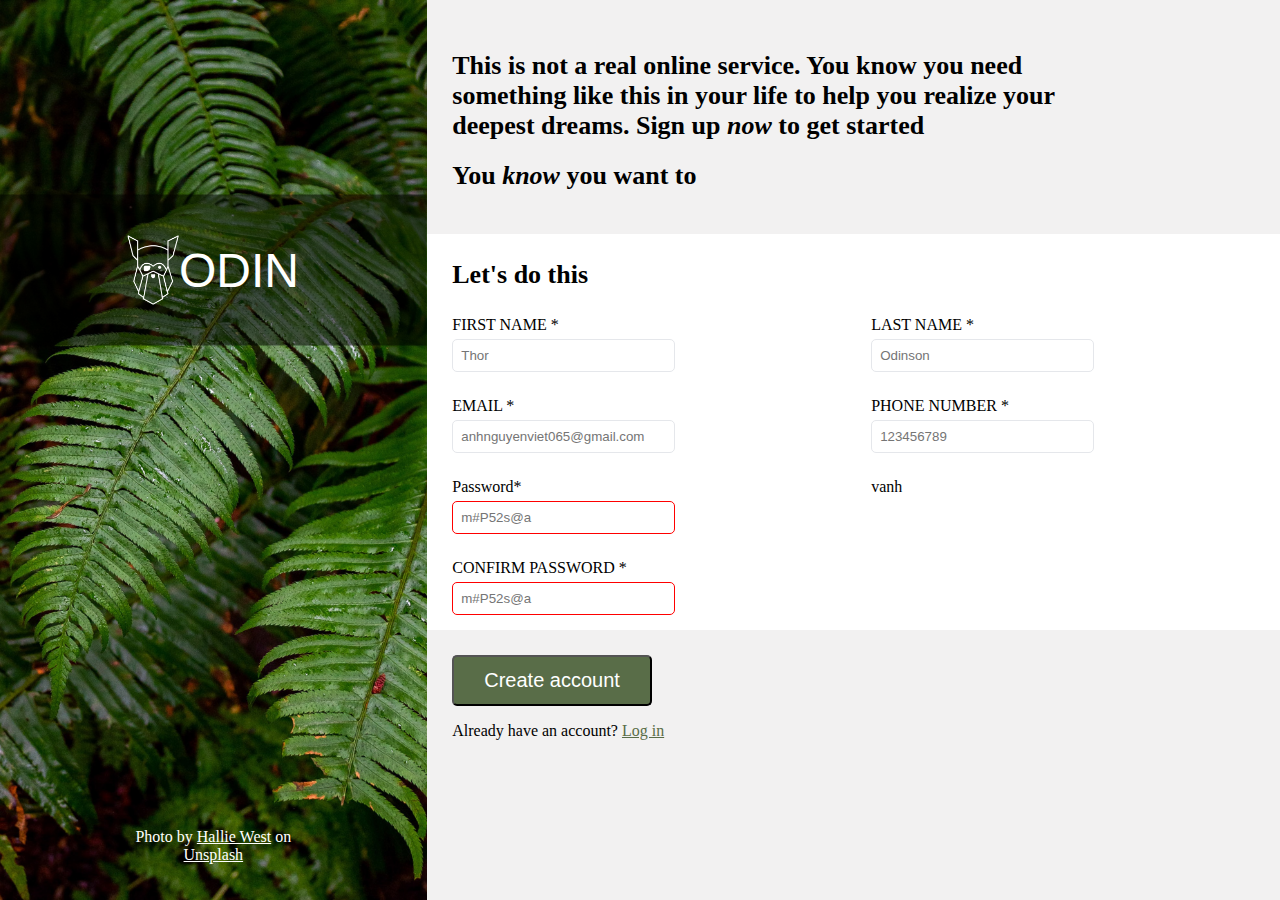
<file: index.html>
<!DOCTYPE html>
<html lang="en">
<head>
    <meta charset="UTF-8">
    <meta name="viewport" content="width=device-width, initial-scale=1.0">
    <title>Sign-up form</title>
    <link rel="stylesheet" href="style.css">
</head>
<body>
    <div class ="overall">
        <div class="backgroundImg">
        <img src="/images_used/halie-west-25xggax4bSA-unsplash.jpg">
            <div class="logo">
                <img src="/images_used/sign-up.png">
                <p>ODIN</p>
            </div>
            <div class="credit">
                <p>Photo by <a href="#">Hallie West</a> on <a href="#">Unsplash</a></p>
            </div>
        </div>

    <div class="container">
        <div class="header">
            <div class="text1">
            <p>This is not a real online service. You know you need something
                like this in your life to help you realize your deepest dreams.
                 Sign up <i>now</i> to get started
            </p>
            </div>
            <p>You <i>know</i> you want to
            </p>
        </div>

        <div class="main">
            <p>Let's do this</p>

            <form action="#" method="post">
                <div class="info">
                    <label for="first_name">FIRST NAME <span aria-label="required">*</span></label>
                    <input type="text" id="first_name" name ="firstName" placeholder="Thor" required>
                </div>

                <div class="info">
                    <label for="last_name">LAST NAME <span aria-label="required">*</span></label>
                    <input type="text" id="last_name" name ="lastName" placeholder="Odinson" required>
                </div>

                <div class="info">
                    <label for="mail">EMAIL <span aria-label="required">*</span></label>
                    <input type="email" id="mail" name ="email" placeholder="anhnguyenviet065@gmail.com" required>
                </div>

                <div class="info">
                    <label for="phone_num">PHONE NUMBER  <span aria-label="required">*</span></label>
                    <input type="tel" id="phone_num" name ="Phone Number" placeholder="123456789" required>
                </div>

                <div class="info">
                    <label for="pass">Password<span aria-label="required">*</span></label>
                    <input type="password" class="error" id="pass" name="Password" placeholder="m#P52s@a" required>
                </div>

                <div id="passwordError" class="error-message">vanh</div>

                <div class="info">
                    <label for="confirm">CONFIRM PASSWORD <span aria-label="required">*</span></label>
                    <input type="password" class="error" id="confirm" name="Password confirm" placeholder="m#P52s@a" required>
                </div>

            </form>
        </div>

        <div class="footer">
            <button type="submit" id="yourButtonId">Create account</button>
            <p>Already have an account? <a href="#">Log in</a></p>
        </div>
    </div>
    </div>
    <script src="script.js"></script>
</body>
</html>
</file>
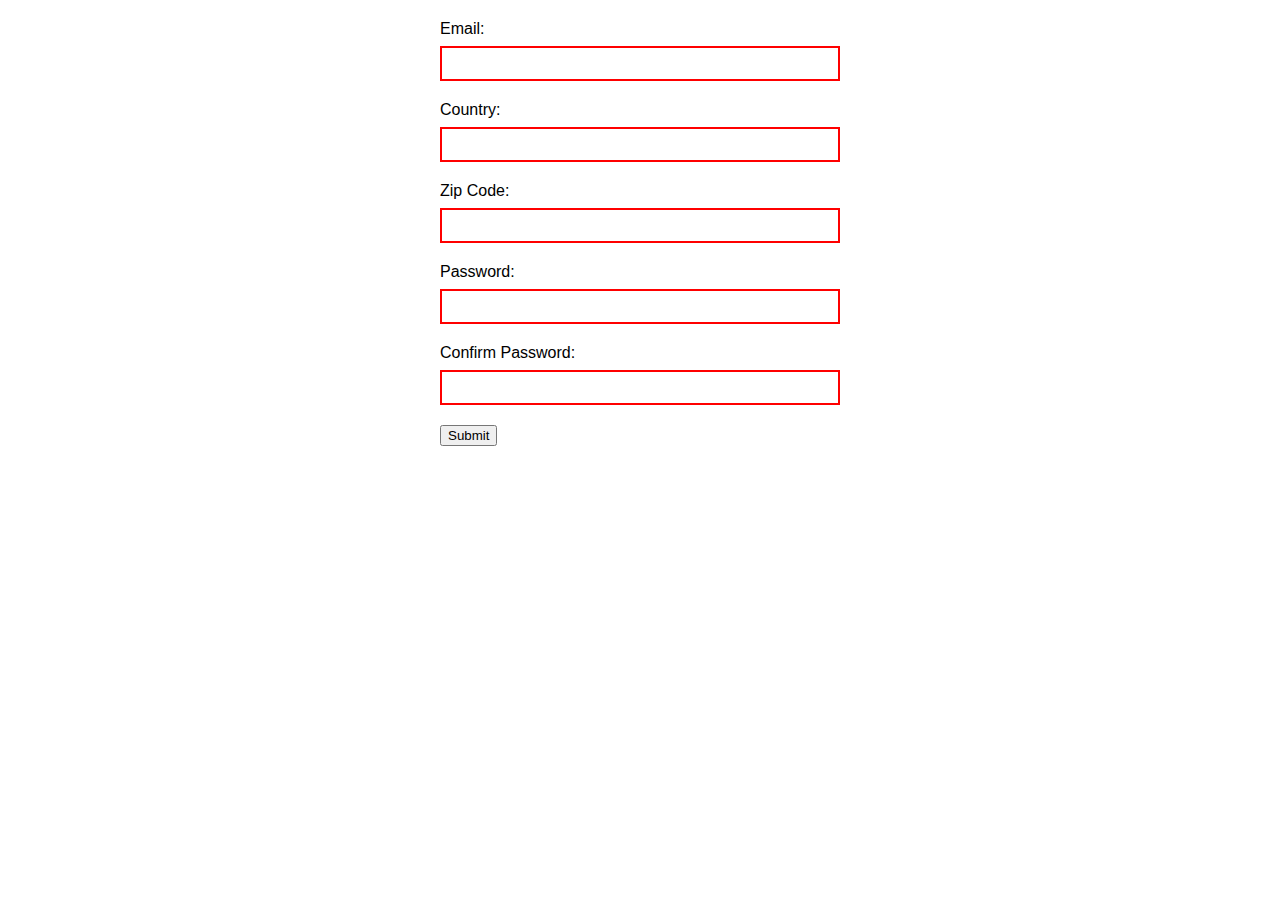
<file: form validation/index.html>
<!DOCTYPE html>
<html lang="en">
<head>
    <meta charset="UTF-8">
    <meta name="viewport" content="width=device-width, initial-scale=1.0">
    <title>Document</title>
    <link rel="stylesheet" href="style.css">
</head>
<body>
    <form id="myForm">
        <label for="email">Email:</label>
        <input type="email" id="email" name="email" required>
        <div class="error-message" id="emailError"></div>

        <label for="country">Country:</label>
        <input type="text" id="country" name="country" required>
        <div class="error-message" id="countryError"></div>

        <label for="zipCode">Zip Code:</label>
        <input type="text" id="zipCode" name="zipCode" pattern="\d{5}([\-]\d{4})?" required>
        <div class="error-message" id="zipCodeError"></div>

        <label for="password">Password:</label>
        <input type="password" id="password" name="password" required>
        <div class="error-message" id="passwordError"></div>

        <label for="confirmPassword">Confirm Password:</label>
        <input type="password" id="confirmPassword" name="confirmPassword" required>
        <div class="error-message" id="confirmPasswordError"></div>

        <button type="button">Submit</button>
    </form>
    <script src="main.js"></script>
</body>
</html>
</file>
<file: style.css>
body {
    margin: 0;
    padding: 0;
    display: flex;
}

.overall {
    display: flex;
}

.backgroundImg {
    flex: 1;
    position: relative;
    height: 100vh;
    overflow: hidden;
    display: flex;
    flex-direction: column;
}

.backgroundImg img {
    width: 100%;
    height: 100%;
    object-fit: cover;
}

.logo {
    position: absolute;
    top: 30%;
    left: 50%;
    transform: translate(-50%, -50%);
    text-align: center;
    color: white;
    display: flex;
    justify-content: center;
    align-items: center;
    width: 100%;
    background-color: rgba(0, 0, 0, 0.5);
}

.logo img{
    max-width: 12%;
    max-height: 12%;
}

.logo p {
    font-size: 3rem;
    font-family:'Segoe UI', Tahoma, Geneva, Verdana, sans-serif;
}

.container {
    flex: 2;
}

.last p{
    display: flex;
    align-items: end;
}

.credit {
    position: absolute;
    bottom: 20px;
    text-align: center;
    color: white;
    transform: translateX(-50%);
    left: 50%;
}


.credit a {
    color: white;
}

.container{
    display: flex;
    flex-direction: column;
}

.header{
    padding-top: 6%;
    padding-right: 18%;
    padding-left: 3%;
    background-color: rgb(242, 241, 241);
    box-sizing: border-box;
    width: 100%;
    padding-bottom: 5%;
}

.header p{
    font-weight: 600;
    font-size: 26px;
    margin: 0;
}

.text1{
    margin-bottom: 20px;
}

.main{
    padding-left: 3%;
    padding-top: 0;
}

.main p{
    font-weight: 600;
    font-size: 26px;
}

.info{
    display: flex;
    flex-direction: column;
}

input{
    border: 1px solid #E5E7EB;
    border-radius: 5px;
}

form {
    display: grid;
    grid-template-columns: repeat(2, 1fr);
    grid-gap: 10px;
}

.info {
    display: flex;
    flex-direction: column;
    margin-bottom: 15px;
}

label {
    margin-bottom: 5px;
}

input {
    padding: 8px;
    width: 50%;
}

.footer{
    background-color: rgb(242, 241, 241);
    width: 100%;
    height: 100%;
    padding: 3%;
}

button{
    background-color: #596D48;
    color: white;
    border-radius: 5px;
    text-align: center;
    font-size: 20px;
    padding: 12px 30px;
}

.footer a{
    color: #596D48;
}

input:focus{
    border: 2px solid #3498db;
    box-shadow: 0 2px 4px rgba(0, 0, 0, 0.1);
}

input.error {
    border-color: #ff0000; /* Red border color for error */
}
</file>
<file: form validation/style.css>
body {
    font-family: Arial, sans-serif;
  }

  form {
    max-width: 400px;
    margin: 20px auto;
  }

  label {
    display: block;
    margin-bottom: 8px;
  }

  input {
    width: 100%;
    padding: 8px;
    margin-bottom: 16px;
    box-sizing: border-box;
  }

  input:valid {
    border: 2px solid green;
  }

  input:invalid {
    border: 2px solid red;
  }

  .error-message {
    color: red;
    margin-top: 4px;
  }
</file>
